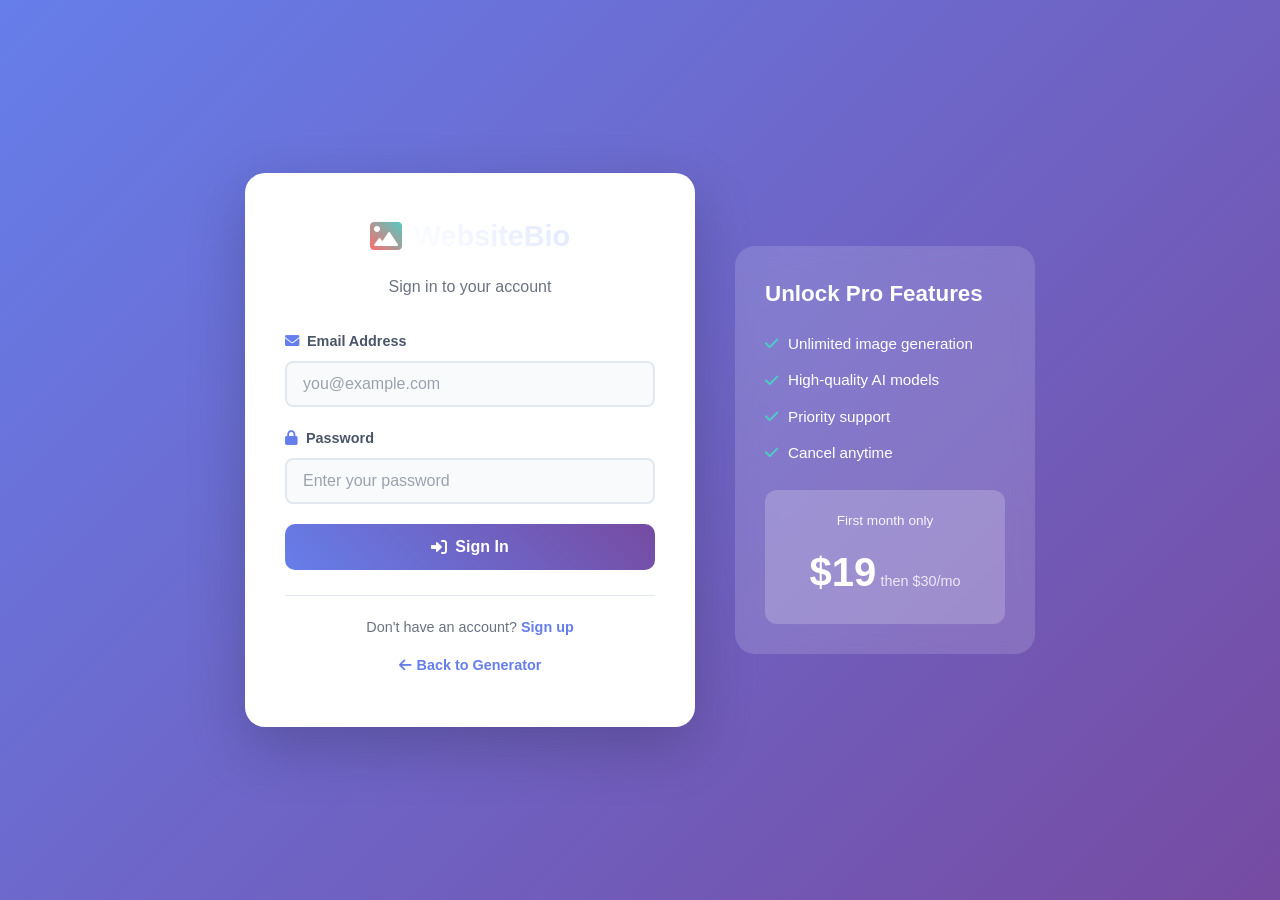
<file: login.html>
<!DOCTYPE html>
<html lang="en">
<head>
    <meta charset="UTF-8">
    <meta name="viewport" content="width=device-width, initial-scale=1.0">
    <title>Login - WebsiteBio AI Image Generator</title>
    <link rel="stylesheet" href="styles.css">
    <link rel="stylesheet" href="styles-auth.css">
    <link href="https://cdnjs.cloudflare.com/ajax/libs/font-awesome/6.0.0/css/all.min.css" rel="stylesheet">
</head>
<body>
    <div class="auth-container">
        <div class="auth-card">
            <div class="auth-header">
                <div class="logo">
                    <i class="fas fa-image"></i>
                    <h1>WebsiteBio</h1>
                </div>
                <p class="auth-subtitle">Sign in to your account</p>
            </div>

            <form id="loginForm" class="auth-form">
                <div class="form-group">
                    <label for="email">
                        <i class="fas fa-envelope"></i>
                        Email Address
                    </label>
                    <input 
                        type="email" 
                        id="email" 
                        name="email" 
                        required 
                        placeholder="you@example.com"
                        autocomplete="email"
                    >
                </div>

                <div class="form-group">
                    <label for="password">
                        <i class="fas fa-lock"></i>
                        Password
                    </label>
                    <input 
                        type="password" 
                        id="password" 
                        name="password" 
                        required 
                        placeholder="Enter your password"
                        autocomplete="current-password"
                    >
                </div>

                <div id="errorMessage" class="error-message" style="display: none;">
                    <i class="fas fa-exclamation-circle"></i>
                    <span></span>
                </div>

                <button type="submit" class="auth-btn" id="submitBtn">
                    <i class="fas fa-sign-in-alt"></i>
                    Sign In
                </button>
            </form>

            <div class="auth-footer">
                <p>Don't have an account? <a href="signup.html">Sign up</a></p>
                <p class="back-link"><a href="index.html"><i class="fas fa-arrow-left"></i> Back to Generator</a></p>
            </div>
        </div>

        <div class="auth-features">
            <h2>Unlock Pro Features</h2>
            <ul>
                <li><i class="fas fa-check"></i> Unlimited image generation</li>
                <li><i class="fas fa-check"></i> High-quality AI models</li>
                <li><i class="fas fa-check"></i> Priority support</li>
                <li><i class="fas fa-check"></i> Cancel anytime</li>
            </ul>
            <div class="pricing-highlight">
                <span class="price-label">First month only</span>
                <span class="price">$19</span>
                <span class="price-period">then $30/mo</span>
            </div>
        </div>
    </div>

    <script src="config.js"></script>
    <script src="auth.js"></script>
    <script>
        document.addEventListener('DOMContentLoaded', function() {
            const form = document.getElementById('loginForm');
            const errorDiv = document.getElementById('errorMessage');
            const submitBtn = document.getElementById('submitBtn');

            // Check if already logged in
            const session = localStorage.getItem('websitebio_session');
            if (session) {
                window.location.href = 'index.html';
                return;
            }

            form.addEventListener('submit', async function(e) {
                e.preventDefault();
                
                const email = document.getElementById('email').value.trim();
                const password = document.getElementById('password').value;

                // Clear previous errors
                hideError();

                // Validate
                if (!email || !password) {
                    showError('Please enter both email and password');
                    return;
                }

                // Show loading state
                submitBtn.disabled = true;
                submitBtn.innerHTML = '<i class="fas fa-spinner fa-spin"></i> Signing in...';

                try {
                    const response = await fetch('/api/auth/login', {
                        method: 'POST',
                        headers: {
                            'Content-Type': 'application/json'
                        },
                        body: JSON.stringify({ email, password })
                    });

                    const data = await response.json();

                    if (!response.ok) {
                        throw new Error(data.error || 'Login failed');
                    }

                    // Save session
                    localStorage.setItem('websitebio_session', JSON.stringify(data.session));
                    localStorage.setItem('websitebio_user', JSON.stringify(data.user));
                    localStorage.setItem('websitebio_subscription', JSON.stringify(data.subscription));

                    // Redirect to main page
                    window.location.href = 'index.html';

                } catch (error) {
                    showError(error.message);
                    submitBtn.disabled = false;
                    submitBtn.innerHTML = '<i class="fas fa-sign-in-alt"></i> Sign In';
                }
            });

            function showError(message) {
                const errorSpan = errorDiv.querySelector('span');
                errorSpan.textContent = message;
                errorDiv.style.display = 'flex';
            }

            function hideError() {
                errorDiv.style.display = 'none';
            }
        });
    </script>
</body>
</html>
</file>
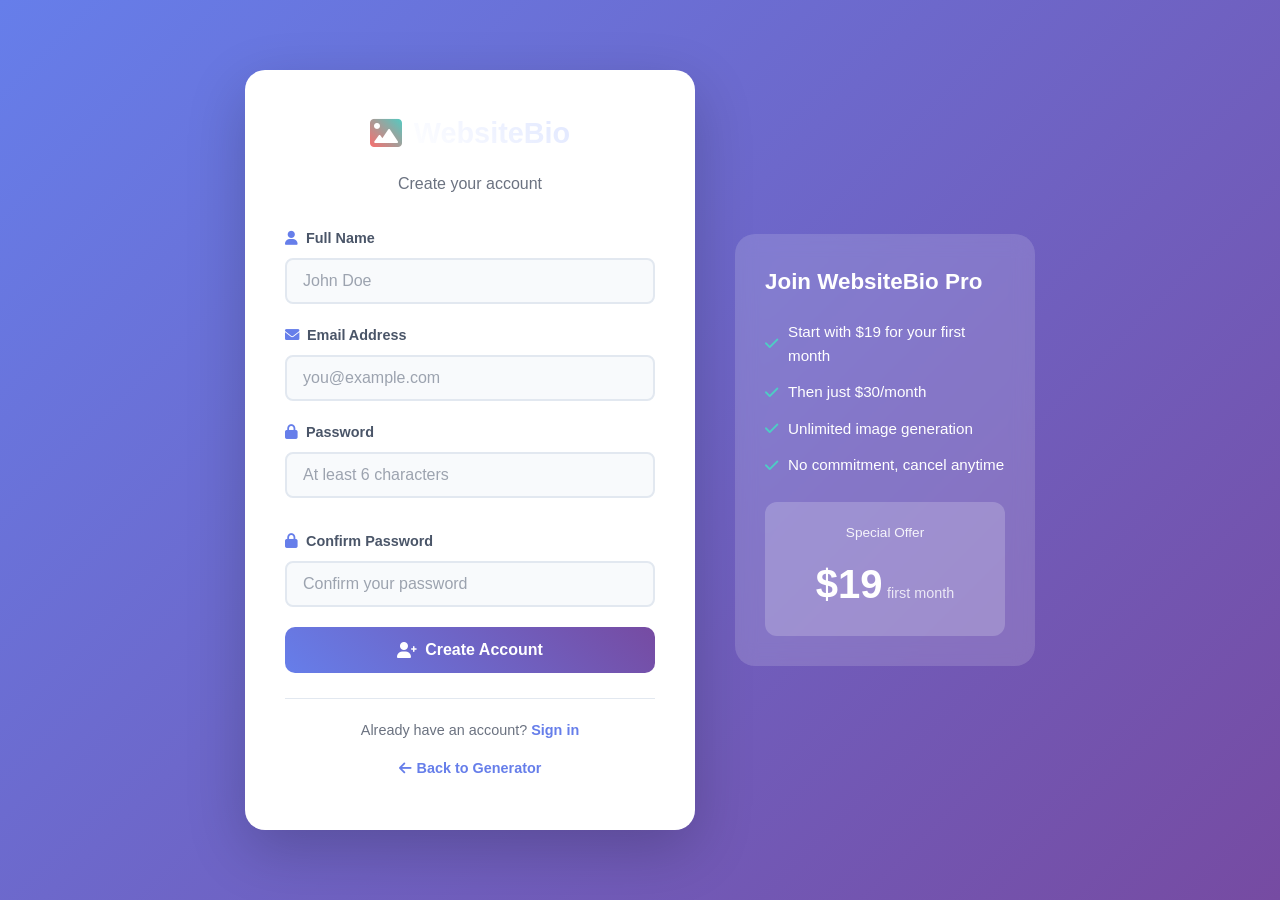
<file: signup.html>
<!DOCTYPE html>
<html lang="en">
<head>
    <meta charset="UTF-8">
    <meta name="viewport" content="width=device-width, initial-scale=1.0">
    <title>Sign Up - WebsiteBio AI Image Generator</title>
    <link rel="stylesheet" href="styles.css">
    <link rel="stylesheet" href="styles-auth.css">
    <link href="https://cdnjs.cloudflare.com/ajax/libs/font-awesome/6.0.0/css/all.min.css" rel="stylesheet">
</head>
<body>
    <div class="auth-container">
        <div class="auth-card">
            <div class="auth-header">
                <div class="logo">
                    <i class="fas fa-image"></i>
                    <h1>WebsiteBio</h1>
                </div>
                <p class="auth-subtitle">Create your account</p>
            </div>

            <form id="signupForm" class="auth-form">
                <div class="form-group">
                    <label for="fullName">
                        <i class="fas fa-user"></i>
                        Full Name
                    </label>
                    <input 
                        type="text" 
                        id="fullName" 
                        name="fullName" 
                        placeholder="John Doe"
                        autocomplete="name"
                    >
                </div>

                <div class="form-group">
                    <label for="email">
                        <i class="fas fa-envelope"></i>
                        Email Address
                    </label>
                    <input 
                        type="email" 
                        id="email" 
                        name="email" 
                        required 
                        placeholder="you@example.com"
                        autocomplete="email"
                    >
                </div>

                <div class="form-group">
                    <label for="password">
                        <i class="fas fa-lock"></i>
                        Password
                    </label>
                    <input 
                        type="password" 
                        id="password" 
                        name="password" 
                        required 
                        placeholder="At least 6 characters"
                        autocomplete="new-password"
                    >
                    <div class="password-strength" id="passwordStrength"></div>
                </div>

                <div class="form-group">
                    <label for="confirmPassword">
                        <i class="fas fa-lock"></i>
                        Confirm Password
                    </label>
                    <input 
                        type="password" 
                        id="confirmPassword" 
                        name="confirmPassword" 
                        required 
                        placeholder="Confirm your password"
                        autocomplete="new-password"
                    >
                </div>

                <div id="errorMessage" class="error-message" style="display: none;">
                    <i class="fas fa-exclamation-circle"></i>
                    <span></span>
                </div>

                <div id="successMessage" class="success-message" style="display: none;">
                    <i class="fas fa-check-circle"></i>
                    <span></span>
                </div>

                <button type="submit" class="auth-btn" id="submitBtn">
                    <i class="fas fa-user-plus"></i>
                    Create Account
                </button>
            </form>

            <div class="auth-footer">
                <p>Already have an account? <a href="login.html">Sign in</a></p>
                <p class="back-link"><a href="index.html"><i class="fas fa-arrow-left"></i> Back to Generator</a></p>
            </div>
        </div>

        <div class="auth-features">
            <h2>Join WebsiteBio Pro</h2>
            <ul>
                <li><i class="fas fa-check"></i> Start with $19 for your first month</li>
                <li><i class="fas fa-check"></i> Then just $30/month</li>
                <li><i class="fas fa-check"></i> Unlimited image generation</li>
                <li><i class="fas fa-check"></i> No commitment, cancel anytime</li>
            </ul>
            <div class="pricing-highlight">
                <span class="price-label">Special Offer</span>
                <span class="price">$19</span>
                <span class="price-period">first month</span>
            </div>
        </div>
    </div>

    <script src="config.js"></script>
    <script src="auth.js"></script>
    <script>
        document.addEventListener('DOMContentLoaded', function() {
            const form = document.getElementById('signupForm');
            const errorDiv = document.getElementById('errorMessage');
            const successDiv = document.getElementById('successMessage');
            const submitBtn = document.getElementById('submitBtn');
            const passwordInput = document.getElementById('password');
            const passwordStrength = document.getElementById('passwordStrength');

            // Check if already logged in
            const session = localStorage.getItem('websitebio_session');
            if (session) {
                window.location.href = 'index.html';
                return;
            }

            // Password strength indicator
            passwordInput.addEventListener('input', function() {
                const password = this.value;
                updatePasswordStrength(password);
            });

            function updatePasswordStrength(password) {
                let strength = 0;
                if (password.length >= 6) strength++;
                if (password.length >= 10) strength++;
                if (/[A-Z]/.test(password)) strength++;
                if (/[0-9]/.test(password)) strength++;
                if (/[^A-Za-z0-9]/.test(password)) strength++;

                const colors = ['#ef4444', '#f59e0b', '#eab308', '#22c55e', '#10b981'];
                const labels = ['Very Weak', 'Weak', 'Fair', 'Good', 'Strong'];
                
                passwordStrength.style.width = `${(strength / 5) * 100}%`;
                passwordStrength.style.backgroundColor = colors[Math.min(strength - 1, 4)] || colors[0];
                passwordStrength.style.opacity = password.length > 0 ? '1' : '0';
            }

            form.addEventListener('submit', async function(e) {
                e.preventDefault();
                
                const fullName = document.getElementById('fullName').value.trim();
                const email = document.getElementById('email').value.trim();
                const password = document.getElementById('password').value;
                const confirmPassword = document.getElementById('confirmPassword').value;

                // Clear previous messages
                hideError();
                hideSuccess();

                // Validate
                if (!email || !password) {
                    showError('Please fill in all required fields');
                    return;
                }

                if (password.length < 6) {
                    showError('Password must be at least 6 characters');
                    return;
                }

                if (password !== confirmPassword) {
                    showError('Passwords do not match');
                    return;
                }

                // Show loading state
                submitBtn.disabled = true;
                submitBtn.innerHTML = '<i class="fas fa-spinner fa-spin"></i> Creating account...';

                try {
                    const response = await fetch('/api/auth/signup', {
                        method: 'POST',
                        headers: {
                            'Content-Type': 'application/json'
                        },
                        body: JSON.stringify({ 
                            email, 
                            password,
                            fullName: fullName || null
                        })
                    });

                    const data = await response.json();

                    if (!response.ok) {
                        throw new Error(data.error || 'Signup failed');
                    }

                    // Show success and redirect to login
                    showSuccess('Account created! Redirecting to login...');
                    submitBtn.innerHTML = '<i class="fas fa-check"></i> Account Created';
                    
                    setTimeout(() => {
                        window.location.href = 'login.html?just_signed_up=true';
                    }, 2000);

                } catch (error) {
                    showError(error.message);
                    submitBtn.disabled = false;
                    submitBtn.innerHTML = '<i class="fas fa-user-plus"></i> Create Account';
                }
            });

            function showError(message) {
                const errorSpan = errorDiv.querySelector('span');
                errorSpan.textContent = message;
                errorDiv.style.display = 'flex';
                successDiv.style.display = 'none';
            }

            function hideError() {
                errorDiv.style.display = 'none';
            }

            function showSuccess(message) {
                const successSpan = successDiv.querySelector('span');
                successSpan.textContent = message;
                successDiv.style.display = 'flex';
                errorDiv.style.display = 'none';
            }

            function hideSuccess() {
                successDiv.style.display = 'none';
            }
        });
    </script>
</body>
</html>
</file>
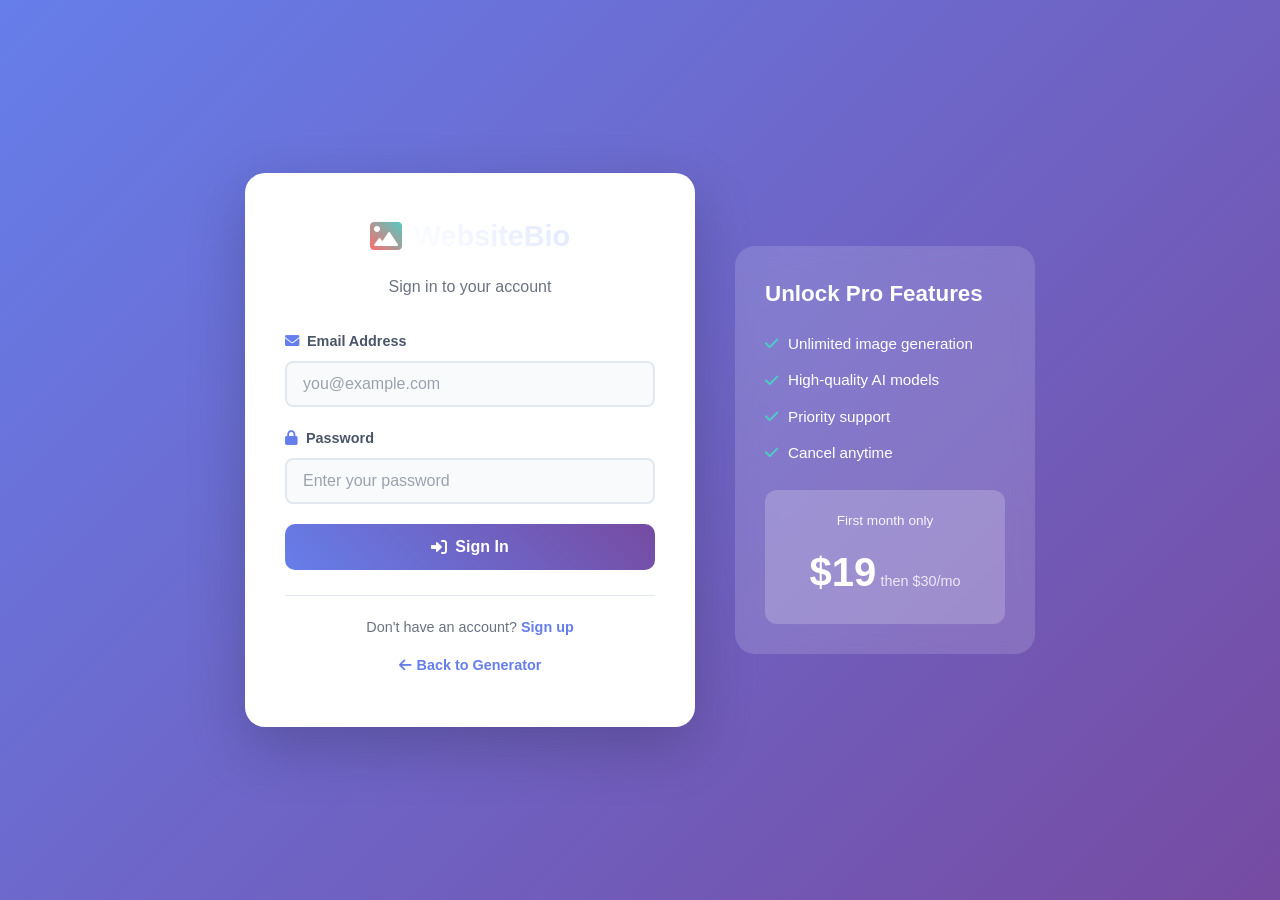
<file: subscription.html>
<!DOCTYPE html>
<html lang="en">
<head>
    <meta charset="UTF-8">
    <meta name="viewport" content="width=device-width, initial-scale=1.0">
    <title>Subscription - WebsiteBio AI Image Generator</title>
    <link rel="stylesheet" href="styles.css">
    <link rel="stylesheet" href="styles-subscription.css">
    <link href="https://cdnjs.cloudflare.com/ajax/libs/font-awesome/6.0.0/css/all.min.css" rel="stylesheet">
</head>
<body>
    <div class="container">
        <header class="header">
            <div class="logo">
                <i class="fas fa-image"></i>
                <h1>WebsiteBio</h1>
            </div>
            <div class="header-nav">
                <a href="index.html" class="nav-link"><i class="fas fa-home"></i> Home</a>
                <a href="#" id="logoutBtn" class="nav-link"><i class="fas fa-sign-out-alt"></i> Logout</a>
            </div>
        </header>

        <main class="main-content">
            <!-- User Info Section -->
            <section class="user-info-section">
                <div class="user-card">
                    <div class="user-avatar">
                        <i class="fas fa-user"></i>
                    </div>
                    <div class="user-details">
                        <h2 id="userEmail">Loading...</h2>
                        <p id="userName">Loading...</p>
                    </div>
                </div>
            </section>

            <!-- Subscription Status Section -->
            <section class="subscription-section">
                <div class="section-header">
                    <h2><i class="fas fa-credit-card"></i> Your Subscription</h2>
                </div>

                <div id="subscriptionLoading" class="loading-state">
                    <i class="fas fa-spinner fa-spin"></i>
                    <p>Loading subscription status...</p>
                </div>

                <div id="subscriptionContent" style="display: none;">
                    <!-- Active/Trial Subscription -->
                    <div id="activeSubscription" class="subscription-card active" style="display: none;">
                        <div class="subscription-status">
                            <span class="status-badge active"><i class="fas fa-check-circle"></i> Active</span>
                            <span class="status-badge trial" id="trialBadge" style="display: none;"><i class="fas fa-flask"></i> Trial</span>
                        </div>
                        
                        <div class="subscription-details">
                            <div class="detail-row">
                                <span class="detail-label">Plan</span>
                                <span class="detail-value">Pro Plan</span>
                            </div>
                            <div class="detail-row">
                                <span class="detail-label">Price</span>
                                <span class="detail-value">$30/month</span>
                            </div>
                            <div class="detail-row" id="firstMonthDiscount" style="display: none;">
                                <span class="detail-label">First Month</span>
                                <span class="detail-value discount">$19 (37% off)</span>
                            </div>
                            <div class="detail-row">
                                <span class="detail-label">Current Period</span>
                                <span class="detail-value" id="periodDates">-</span>
                            </div>
                            <div class="detail-row" id="cancelRow" style="display: none;">
                                <span class="detail-label">Status</span>
                                <span class="detail-value warning"><i class="fas fa-exclamation-triangle"></i> Canceling at period end</span>
                            </div>
                        </div>

                        <div class="subscription-actions">
                            <button class="btn btn-primary" id="manageBillingBtn">
                                <i class="fas fa-cog"></i> Manage Billing
                            </button>
                            <button class="btn btn-danger" id="cancelSubBtn">
                                <i class="fas fa-times"></i> Cancel Subscription
                            </button>
                        </div>
                    </div>

                    <!-- No Active Subscription -->
                    <div id="inactiveSubscription" class="subscription-card inactive" style="display: none;">
                        <div class="subscription-status">
                            <span class="status-badge inactive"><i class="fas fa-times-circle"></i> No Active Subscription</span>
                        </div>

                        <p class="upgrade-prompt">Upgrade to Pro to unlock unlimited image generation!</p>

                        <div class="pricing-box">
                            <div class="pricing-tier featured">
                                <span class="tier-name">Pro Plan</span>
                                <div class="tier-pricing">
                                    <span class="price">$19<span class="period">/first month</span></span>
                                    <span class="price-secondary">Then $30/month</span>
                                </div>
                                <ul class="tier-features">
                                    <li><i class="fas fa-check"></i> Unlimited image generation</li>
                                    <li><i class="fas fa-check"></i> High-quality AI models</li>
                                    <li><i class="fas fa-check"></i> Priority processing</li>
                                    <li><i class="fas fa-check"></i> Cancel anytime</li>
                                </ul>
                                <button class="btn btn-primary btn-large" id="subscribeBtn">
                                    <i class="fas fa-rocket"></i> Subscribe Now
                                </button>
                            </div>
                        </div>
                    </div>

                    <!-- Past Due -->
                    <div id="pastDueSubscription" class="subscription-card past-due" style="display: none;">
                        <div class="subscription-status">
                            <span class="status-badge danger"><i class="fas fa-exclamation-triangle"></i> Payment Past Due</span>
                        </div>
                        <p>Your payment failed. Please update your payment method to continue service.</p>
                        <button class="btn btn-primary" id="updatePaymentBtn">
                            <i class="fas fa-credit-card"></i> Update Payment
                        </button>
                    </div>
                </div>

                <div id="subscriptionError" class="error-state" style="display: none;">
                    <i class="fas fa-exclamation-triangle"></i>
                    <p>Failed to load subscription status</p>
                    <button class="btn btn-secondary" id="retryBtn">Retry</button>
                </div>
            </section>

            <!-- Payment History Section -->
            <section class="history-section" id="paymentHistorySection" style="display: none;">
                <div class="section-header">
                    <h2><i class="fas fa-history"></i> Payment History</h2>
                </div>
                <div class="history-table-container">
                    <table class="history-table">
                        <thead>
                            <tr>
                                <th>Date</th>
                                <th>Amount</th>
                                <th>Status</th>
                                <th>Invoice</th>
                            </tr>
                        </thead>
                        <tbody id="paymentHistoryBody">
                            <!-- Populated by JS -->
                        </tbody>
                    </table>
                </div>
                <div id="noPayments" class="empty-state" style="display: none;">
                    <i class="fas fa-receipt"></i>
                    <p>No payment history yet</p>
                </div>
            </section>
        </main>

        <footer class="footer">
            <p>© 2024 WebsiteBio. Powered by WhomeAI API.</p>
        </footer>
    </div>

    <!-- Cancel Confirmation Modal -->
    <div id="cancelModal" class="modal" style="display: none;">
        <div class="modal-content">
            <div class="modal-header">
                <h3>Cancel Subscription?</h3>
            </div>
            <div class="modal-body">
                <p>Choose how you want to cancel:</p>
                <div class="cancel-options">
                    <label class="cancel-option">
                        <input type="radio" name="cancelType" value="at_period_end" checked>
                        <span class="option-content">
                            <strong>Cancel at period end</strong>
                            <span>Continue access until <span id="periodEndDate"></span></span>
                        </span>
                    </label>
                    <label class="cancel-option">
                        <input type="radio" name="cancelType" value="immediate">
                        <span class="option-content">
                            <strong>Cancel immediately</strong>
                            <span>Lose access right away</span>
                        </span>
                    </label>
                </div>
            </div>
            <div class="modal-footer">
                <button class="btn btn-secondary" id="cancelModalClose">Keep Subscription</button>
                <button class="btn btn-danger" id="confirmCancelBtn">Confirm Cancellation</button>
            </div>
        </div>
    </div>

    <script src="config.js"></script>
    <script src="auth.js"></script>
    <script src="subscription.js"></script>
</body>
</html>
</file>
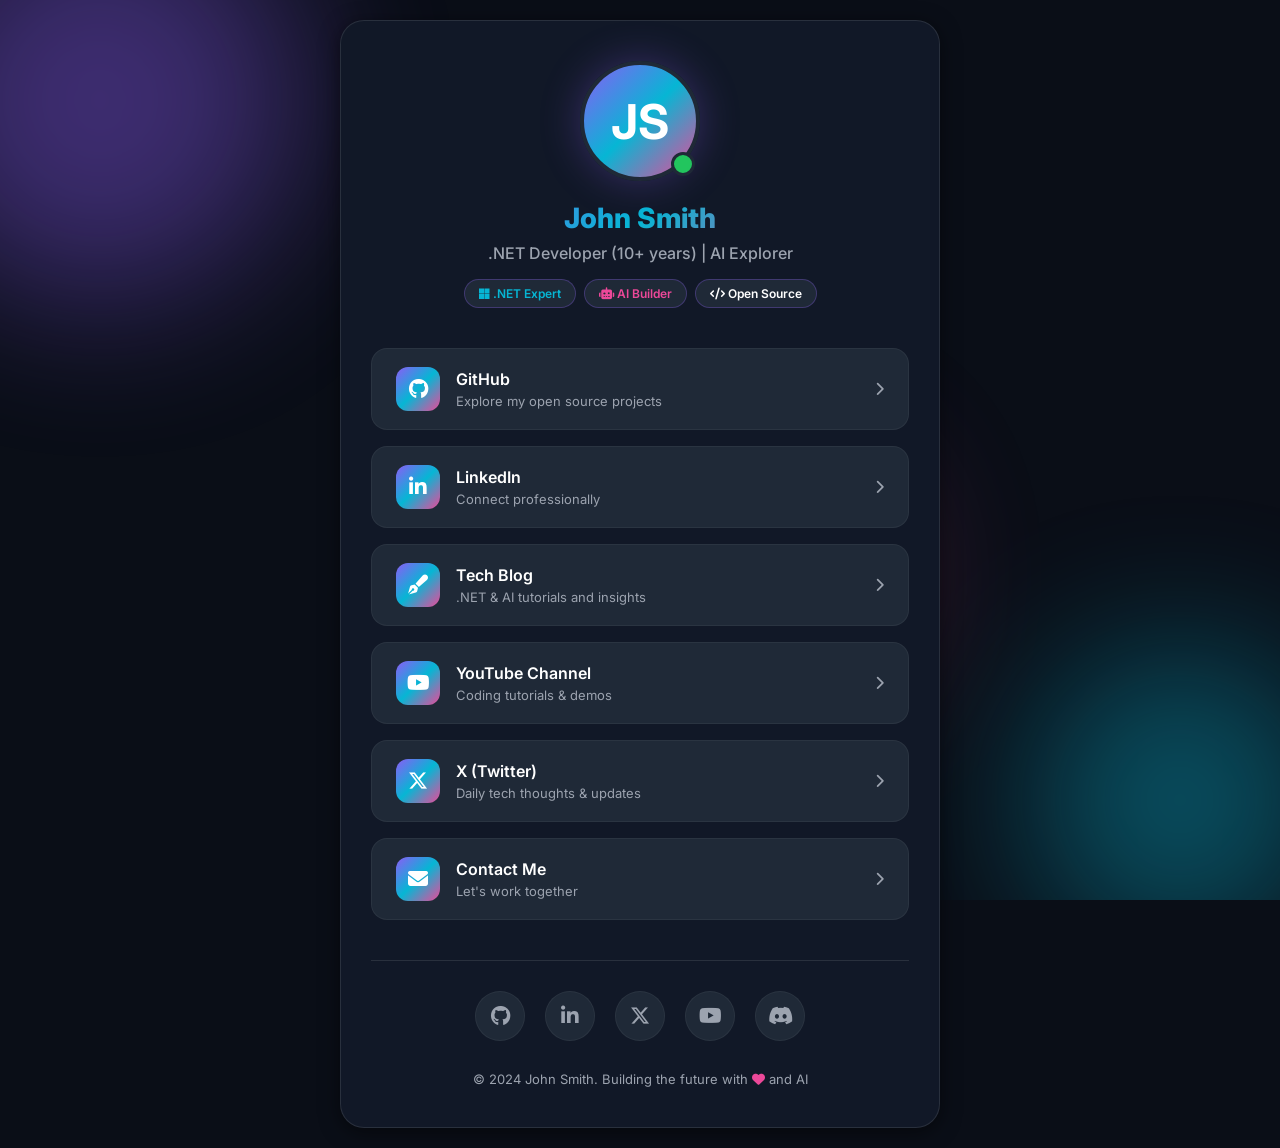
<file: websitebio/profile.html>
<!DOCTYPE html>
<html lang="en">
<head>
    <meta charset="UTF-8">
    <meta name="viewport" content="width=device-width, initial-scale=1.0">
    <title>John Smith | .NET Developer & AI Enthusiast</title>
    <meta name="description" content="10+ years .NET Developer transitioning into AI. Explore my projects, blog, and connect with me on social platforms.">
    <link rel="preconnect" href="https://fonts.googleapis.com">
    <link rel="preconnect" href="https://fonts.gstatic.com" crossorigin>
    <link href="https://fonts.googleapis.com/css2?family=Inter:wght@400;500;600;700;800&display=swap" rel="stylesheet">
    <link rel="stylesheet" href="https://cdnjs.cloudflare.com/ajax/libs/font-awesome/6.5.1/css/all.min.css">
    <style>
        * {
            margin: 0;
            padding: 0;
            box-sizing: border-box;
        }

        :root {
            --bg-primary: #0a0e17;
            --bg-secondary: #111827;
            --bg-card: #1f2937;
            --text-primary: #ffffff;
            --text-secondary: #9ca3af;
            --accent-primary: #8b5cf6;
            --accent-secondary: #06b6d4;
            --accent-tertiary: #ec4899;
            --gradient-main: linear-gradient(135deg, #8b5cf6 0%, #06b6d4 50%, #ec4899 100%);
            --gradient-hover: linear-gradient(135deg, #a78bfa 0%, #22d3ee 50%, #f472b6 100%);
            --shadow-glow: 0 0 40px rgba(139, 92, 246, 0.3);
            --shadow-card: 0 4px 20px rgba(0, 0, 0, 0.5);
        }

        body {
            font-family: 'Inter', -apple-system, BlinkMacSystemFont, sans-serif;
            background: var(--bg-primary);
            color: var(--text-primary);
            min-height: 100vh;
            display: flex;
            justify-content: center;
            align-items: center;
            padding: 20px;
            overflow-x: hidden;
        }

        .background-effects {
            position: fixed;
            top: 0;
            left: 0;
            width: 100%;
            height: 100%;
            pointer-events: none;
            z-index: 0;
            overflow: hidden;
        }

        .orb {
            position: absolute;
            border-radius: 50%;
            filter: blur(80px);
            opacity: 0.4;
            animation: float 20s ease-in-out infinite;
        }

        .orb-1 {
            width: 400px;
            height: 400px;
            background: var(--accent-primary);
            top: -100px;
            left: -100px;
            animation-delay: 0s;
        }

        .orb-2 {
            width: 300px;
            height: 300px;
            background: var(--accent-secondary);
            bottom: -50px;
            right: -50px;
            animation-delay: -5s;
        }

        .orb-3 {
            width: 250px;
            height: 250px;
            background: var(--accent-tertiary);
            top: 50%;
            left: 50%;
            animation-delay: -10s;
        }

        @keyframes float {
            0%, 100% {
                transform: translate(0, 0) scale(1);
            }
            25% {
                transform: translate(50px, -30px) scale(1.1);
            }
            50% {
                transform: translate(-30px, 50px) scale(0.9);
            }
            75% {
                transform: translate(-50px, -20px) scale(1.05);
            }
        }

        .container {
            max-width: 600px;
            width: 100%;
            position: relative;
            z-index: 1;
        }

        .profile-card {
            background: var(--bg-secondary);
            border-radius: 24px;
            padding: 40px 30px;
            box-shadow: var(--shadow-card);
            border: 1px solid rgba(255, 255, 255, 0.1);
            backdrop-filter: blur(10px);
        }

        .profile-header {
            text-align: center;
            margin-bottom: 40px;
            animation: fadeInDown 0.8s ease-out;
        }

        @keyframes fadeInDown {
            from {
                opacity: 0;
                transform: translateY(-20px);
            }
            to {
                opacity: 1;
                transform: translateY(0);
            }
        }

        .profile-image-container {
            width: 120px;
            height: 120px;
            margin: 0 auto 20px;
            position: relative;
        }

        .profile-image {
            width: 100%;
            height: 100%;
            border-radius: 50%;
            background: var(--gradient-main);
            display: flex;
            align-items: center;
            justify-content: center;
            font-size: 48px;
            font-weight: 700;
            color: white;
            box-shadow: var(--shadow-glow);
            border: 4px solid var(--bg-card);
            transition: transform 0.3s ease, box-shadow 0.3s ease;
        }

        .profile-image:hover {
            transform: scale(1.05);
            box-shadow: 0 0 60px rgba(139, 92, 246, 0.5);
        }

        .status-badge {
            position: absolute;
            bottom: 5px;
            right: 5px;
            width: 24px;
            height: 24px;
            background: #22c55e;
            border: 3px solid var(--bg-card);
            border-radius: 50%;
            animation: pulse 2s ease-in-out infinite;
        }

        @keyframes pulse {
            0%, 100% {
                box-shadow: 0 0 0 0 rgba(34, 197, 94, 0.7);
            }
            50% {
                box-shadow: 0 0 0 10px rgba(34, 197, 94, 0);
            }
        }

        .profile-name {
            font-size: 28px;
            font-weight: 800;
            margin-bottom: 8px;
            background: var(--gradient-main);
            -webkit-background-clip: text;
            -webkit-text-fill-color: transparent;
            background-clip: text;
        }

        .profile-title {
            font-size: 16px;
            color: var(--text-secondary);
            margin-bottom: 16px;
            font-weight: 500;
        }

        .profile-badges {
            display: flex;
            justify-content: center;
            gap: 8px;
            flex-wrap: wrap;
        }

        .badge {
            background: var(--bg-card);
            padding: 6px 14px;
            border-radius: 20px;
            font-size: 12px;
            font-weight: 600;
            border: 1px solid rgba(139, 92, 246, 0.3);
            transition: all 0.3s ease;
        }

        .badge:hover {
            border-color: var(--accent-primary);
            transform: translateY(-2px);
            box-shadow: 0 4px 12px rgba(139, 92, 246, 0.3);
        }

        .badge-net {
            color: var(--accent-secondary);
        }

        .badge-ai {
            color: var(--accent-tertiary);
        }

        .links-container {
            display: flex;
            flex-direction: column;
            gap: 16px;
        }

        .link-card {
            display: flex;
            align-items: center;
            padding: 18px 24px;
            background: var(--bg-card);
            border-radius: 16px;
            text-decoration: none;
            color: var(--text-primary);
            border: 1px solid rgba(255, 255, 255, 0.05);
            transition: all 0.3s ease;
            position: relative;
            overflow: hidden;
            animation: fadeInUp 0.6s ease-out backwards;
        }

        @keyframes fadeInUp {
            from {
                opacity: 0;
                transform: translateY(20px);
            }
            to {
                opacity: 1;
                transform: translateY(0);
            }
        }

        .link-card::before {
            content: '';
            position: absolute;
            top: 0;
            left: 0;
            width: 4px;
            height: 100%;
            background: var(--gradient-main);
            opacity: 0;
            transition: opacity 0.3s ease;
        }

        .link-card:hover {
            transform: translateY(-4px) scale(1.02);
            border-color: var(--accent-primary);
            box-shadow: 0 8px 30px rgba(139, 92, 246, 0.2);
        }

        .link-card:hover::before {
            opacity: 1;
        }

        .link-card:nth-child(1) { animation-delay: 0.1s; }
        .link-card:nth-child(2) { animation-delay: 0.2s; }
        .link-card:nth-child(3) { animation-delay: 0.3s; }
        .link-card:nth-child(4) { animation-delay: 0.4s; }
        .link-card:nth-child(5) { animation-delay: 0.5s; }
        .link-card:nth-child(6) { animation-delay: 0.6s; }

        .link-icon {
            width: 44px;
            height: 44px;
            background: var(--gradient-main);
            border-radius: 12px;
            display: flex;
            align-items: center;
            justify-content: center;
            font-size: 20px;
            margin-right: 16px;
            flex-shrink: 0;
        }

        .link-content {
            flex: 1;
        }

        .link-title {
            font-size: 16px;
            font-weight: 600;
            margin-bottom: 4px;
        }

        .link-description {
            font-size: 13px;
            color: var(--text-secondary);
        }

        .link-arrow {
            font-size: 14px;
            color: var(--text-secondary);
            transition: all 0.3s ease;
        }

        .link-card:hover .link-arrow {
            transform: translateX(4px);
            color: var(--accent-primary);
        }

        .social-links {
            display: flex;
            justify-content: center;
            gap: 20px;
            margin-top: 40px;
            padding-top: 30px;
            border-top: 1px solid rgba(255, 255, 255, 0.1);
            animation: fadeIn 1s ease-out 0.5s backwards;
        }

        @keyframes fadeIn {
            from {
                opacity: 0;
            }
            to {
                opacity: 1;
            }
        }

        .social-link {
            width: 50px;
            height: 50px;
            background: var(--bg-card);
            border-radius: 50%;
            display: flex;
            align-items: center;
            justify-content: center;
            text-decoration: none;
            color: var(--text-secondary);
            font-size: 20px;
            border: 1px solid rgba(255, 255, 255, 0.05);
            transition: all 0.3s ease;
        }

        .social-link:hover {
            background: var(--gradient-main);
            color: white;
            transform: translateY(-4px);
            box-shadow: 0 8px 20px rgba(139, 92, 246, 0.4);
        }

        .footer {
            text-align: center;
            margin-top: 30px;
            color: var(--text-secondary);
            font-size: 13px;
            animation: fadeIn 1s ease-out 0.7s backwards;
        }

        .footer a {
            color: var(--accent-primary);
            text-decoration: none;
            transition: color 0.3s ease;
        }

        .footer a:hover {
            color: var(--accent-secondary);
        }

        /* High Contrast Focus States for Accessibility */
        .link-card:focus-visible,
        .social-link:focus-visible {
            outline: 3px solid var(--accent-primary);
            outline-offset: 3px;
        }

        /* Responsive Design */
        @media (max-width: 480px) {
            body {
                padding: 12px;
            }

            .profile-card {
                padding: 30px 20px;
                border-radius: 20px;
            }

            .profile-name {
                font-size: 24px;
            }

            .profile-title {
                font-size: 14px;
            }

            .link-card {
                padding: 16px 18px;
            }

            .link-icon {
                width: 40px;
                height: 40px;
                font-size: 18px;
            }

            .link-title {
                font-size: 15px;
            }

            .social-links {
                gap: 15px;
            }

            .social-link {
                width: 45px;
                height: 45px;
                font-size: 18px;
            }
        }

        /* Reduced Motion for Accessibility */
        @media (prefers-reduced-motion: reduce) {
            * {
                animation-duration: 0.01ms !important;
                animation-iteration-count: 1 !important;
                transition-duration: 0.01ms !important;
            }
        }
    </style>
</head>
<body>
    <!-- Background Effects -->
    <div class="background-effects">
        <div class="orb orb-1"></div>
        <div class="orb orb-2"></div>
        <div class="orb orb-3"></div>
    </div>

    <div class="container">
        <div class="profile-card">
            <!-- Profile Header -->
            <header class="profile-header">
                <div class="profile-image-container">
                    <div class="profile-image">JS</div>
                    <div class="status-badge"></div>
                </div>
                <h1 class="profile-name">John Smith</h1>
                <p class="profile-title">.NET Developer (10+ years) | AI Explorer</p>
                <div class="profile-badges">
                    <span class="badge badge-net"><i class="fab fa-microsoft"></i> .NET Expert</span>
                    <span class="badge badge-ai"><i class="fas fa-robot"></i> AI Builder</span>
                    <span class="badge"><i class="fas fa-code"></i> Open Source</span>
                </div>
            </header>

            <!-- Links -->
            <div class="links-container">
                <a href="https://github.com/yourusername" target="_blank" rel="noopener noreferrer" class="link-card">
                    <div class="link-icon">
                        <i class="fab fa-github"></i>
                    </div>
                    <div class="link-content">
                        <div class="link-title">GitHub</div>
                        <div class="link-description">Explore my open source projects</div>
                    </div>
                    <i class="fas fa-chevron-right link-arrow"></i>
                </a>

                <a href="https://linkedin.com/in/yourusername" target="_blank" rel="noopener noreferrer" class="link-card">
                    <div class="link-icon">
                        <i class="fab fa-linkedin-in"></i>
                    </div>
                    <div class="link-content">
                        <div class="link-title">LinkedIn</div>
                        <div class="link-description">Connect professionally</div>
                    </div>
                    <i class="fas fa-chevron-right link-arrow"></i>
                </a>

                <a href="https://yourblog.com" target="_blank" rel="noopener noreferrer" class="link-card">
                    <div class="link-icon">
                        <i class="fas fa-pen-fancy"></i>
                    </div>
                    <div class="link-content">
                        <div class="link-title">Tech Blog</div>
                        <div class="link-description">.NET & AI tutorials and insights</div>
                    </div>
                    <i class="fas fa-chevron-right link-arrow"></i>
                </a>

                <a href="https://youtube.com/yourchannel" target="_blank" rel="noopener noreferrer" class="link-card">
                    <div class="link-icon">
                        <i class="fab fa-youtube"></i>
                    </div>
                    <div class="link-content">
                        <div class="link-title">YouTube Channel</div>
                        <div class="link-description">Coding tutorials & demos</div>
                    </div>
                    <i class="fas fa-chevron-right link-arrow"></i>
                </a>

                <a href="https://twitter.com/yourusername" target="_blank" rel="noopener noreferrer" class="link-card">
                    <div class="link-icon">
                        <i class="fab fa-x-twitter"></i>
                    </div>
                    <div class="link-content">
                        <div class="link-title">X (Twitter)</div>
                        <div class="link-description">Daily tech thoughts & updates</div>
                    </div>
                    <i class="fas fa-chevron-right link-arrow"></i>
                </a>

                <a href="mailto:john@example.com" class="link-card">
                    <div class="link-icon">
                        <i class="fas fa-envelope"></i>
                    </div>
                    <div class="link-content">
                        <div class="link-title">Contact Me</div>
                        <div class="link-description">Let's work together</div>
                    </div>
                    <i class="fas fa-chevron-right link-arrow"></i>
                </a>
            </div>

            <!-- Social Links -->
            <div class="social-links">
                <a href="https://github.com/yourusername" target="_blank" rel="noopener noreferrer" class="social-link" aria-label="GitHub">
                    <i class="fab fa-github"></i>
                </a>
                <a href="https://linkedin.com/in/yourusername" target="_blank" rel="noopener noreferrer" class="social-link" aria-label="LinkedIn">
                    <i class="fab fa-linkedin-in"></i>
                </a>
                <a href="https://twitter.com/yourusername" target="_blank" rel="noopener noreferrer" class="social-link" aria-label="X (Twitter)">
                    <i class="fab fa-x-twitter"></i>
                </a>
                <a href="https://youtube.com/yourchannel" target="_blank" rel="noopener noreferrer" class="social-link" aria-label="YouTube">
                    <i class="fab fa-youtube"></i>
                </a>
                <a href="https://discord.gg/yourserver" target="_blank" rel="noopener noreferrer" class="social-link" aria-label="Discord">
                    <i class="fab fa-discord"></i>
                </a>
            </div>

            <!-- Footer -->
            <footer class="footer">
                <p>© 2024 John Smith. Building the future with <i class="fas fa-heart" style="color: var(--accent-tertiary);"></i> and AI</p>
            </footer>
        </div>
    </div>
</body>
</html>
</file>
<file: styles.css>
/* Reset and Base Styles */
* {
    margin: 0;
    padding: 0;
    box-sizing: border-box;
}

body {
    font-family: 'Segoe UI', Tahoma, Geneva, Verdana, sans-serif;
    line-height: 1.6;
    color: #333;
    background: linear-gradient(135deg, #667eea 0%, #764ba2 100%);
    min-height: 100vh;
}

.container {
    max-width: 1200px;
    margin: 0 auto;
    padding: 20px;
    min-height: 100vh;
    display: flex;
    flex-direction: column;
}

/* Header Styles */
.header {
    text-align: center;
    margin-bottom: 40px;
    color: white;
}

.logo {
    display: flex;
    align-items: center;
    justify-content: center;
    gap: 15px;
    margin-bottom: 10px;
}

.logo i {
    font-size: 2.5rem;
    background: linear-gradient(45deg, #ff6b6b, #4ecdc4);
    -webkit-background-clip: text;
    -webkit-text-fill-color: transparent;
    background-clip: text;
}

.logo h1 {
    font-size: 2.5rem;
    font-weight: 700;
    background: linear-gradient(45deg, #fff, #e0e7ff);
    -webkit-background-clip: text;
    -webkit-text-fill-color: transparent;
    background-clip: text;
}

.subtitle {
    font-size: 1.1rem;
    opacity: 0.9;
    font-weight: 300;
}

/* Main Content */
.main-content {
    flex: 1;
    background: white;
    border-radius: 20px;
    box-shadow: 0 20px 40px rgba(0, 0, 0, 0.1);
    padding: 40px;
    backdrop-filter: blur(10px);
}

/* Prompt Section */
.prompt-section {
    margin-bottom: 40px;
}

.prompt-label {
    display: flex;
    align-items: center;
    gap: 10px;
    font-size: 1.1rem;
    font-weight: 600;
    color: #4c51bf;
    margin-bottom: 15px;
}

.prompt-label i {
    color: #667eea;
}

.prompt-input-wrapper {
    display: flex;
    gap: 15px;
    align-items: flex-end;
}

.prompt-input {
    flex: 1;
    padding: 15px 20px;
    border: 2px solid #e2e8f0;
    border-radius: 12px;
    font-size: 1rem;
    font-family: inherit;
    resize: vertical;
    min-height: 80px;
    transition: all 0.3s ease;
    background: #f8fafc;
}

.prompt-input:focus {
    outline: none;
    border-color: #667eea;
    background: white;
    box-shadow: 0 0 0 3px rgba(102, 126, 234, 0.1);
}

.generate-btn {
    background: linear-gradient(45deg, #667eea, #764ba2);
    color: white;
    border: none;
    padding: 15px 25px;
    border-radius: 12px;
    font-size: 1rem;
    font-weight: 600;
    cursor: pointer;
    transition: all 0.3s ease;
    display: flex;
    align-items: center;
    gap: 8px;
    white-space: nowrap;
    min-height: 54px;
}

.generate-btn:hover {
    transform: translateY(-2px);
    box-shadow: 0 10px 20px rgba(102, 126, 234, 0.3);
}

.generate-btn:disabled {
    opacity: 0.6;
    cursor: not-allowed;
    transform: none;
    box-shadow: none;
}

/* Settings Section */
.settings-section {
    margin-bottom: 40px;
    background: #f8fafc;
    padding: 30px;
    border-radius: 16px;
    border: 1px solid #e2e8f0;
}

.settings-section h3 {
    display: flex;
    align-items: center;
    gap: 10px;
    font-size: 1.3rem;
    color: #4c51bf;
    margin-bottom: 25px;
}

.settings-grid {
    display: grid;
    grid-template-columns: repeat(auto-fit, minmax(250px, 1fr));
    gap: 20px;
}

.setting-group {
    display: flex;
    flex-direction: column;
    gap: 8px;
}

.setting-group label {
    font-weight: 600;
    color: #4a5568;
    font-size: 0.9rem;
}

.setting-select,
.setting-input {
    padding: 12px 16px;
    border: 2px solid #e2e8f0;
    border-radius: 8px;
    font-size: 1rem;
    background: white;
    transition: all 0.3s ease;
}

.setting-select:focus,
.setting-input:focus {
    outline: none;
    border-color: #667eea;
    box-shadow: 0 0 0 3px rgba(102, 126, 234, 0.1);
}

/* Loading Section */
.loading-section {
    text-align: center;
    padding: 60px 20px;
    background: #f8fafc;
    border-radius: 16px;
    margin-bottom: 40px;
}

.loading-spinner i {
    font-size: 3rem;
    color: #667eea;
    margin-bottom: 20px;
}

.loading-text {
    font-size: 1.2rem;
    color: #4a5568;
    margin-bottom: 30px;
}

.progress-bar {
    width: 100%;
    max-width: 300px;
    height: 6px;
    background: #e2e8f0;
    border-radius: 3px;
    margin: 0 auto;
    overflow: hidden;
}

.progress-fill {
    height: 100%;
    background: linear-gradient(45deg, #667eea, #764ba2);
    border-radius: 3px;
    animation: progress 2s ease-in-out infinite;
}

@keyframes progress {
    0% { width: 0%; }
    50% { width: 70%; }
    100% { width: 100%; }
}

/* Error Section */
.error-section {
    text-align: center;
    padding: 60px 20px;
    background: #fef2f2;
    border: 1px solid #fecaca;
    border-radius: 16px;
    margin-bottom: 40px;
}

.error-container i {
    font-size: 3rem;
    color: #ef4444;
    margin-bottom: 20px;
}

.error-container h3 {
    font-size: 1.5rem;
    color: #dc2626;
    margin-bottom: 15px;
}

.error-container p {
    color: #7f1d1d;
    margin-bottom: 25px;
    font-size: 1.1rem;
}

.retry-btn {
    background: #ef4444;
    color: white;
    border: none;
    padding: 12px 24px;
    border-radius: 8px;
    font-weight: 600;
    cursor: pointer;
    transition: all 0.3s ease;
    display: inline-flex;
    align-items: center;
    gap: 8px;
}

.retry-btn:hover {
    background: #dc2626;
    transform: translateY(-1px);
}

/* Gallery Section */
.gallery-section h3 {
    display: flex;
    align-items: center;
    gap: 10px;
    font-size: 1.3rem;
    color: #4c51bf;
    margin-bottom: 25px;
}

.gallery-placeholder {
    text-align: center;
    padding: 80px 20px;
    color: #9ca3af;
    border: 2px dashed #d1d5db;
    border-radius: 12px;
}

.gallery-placeholder i {
    font-size: 4rem;
    margin-bottom: 20px;
    color: #d1d5db;
}

.gallery-placeholder p {
    font-size: 1.1rem;
}

/* Image Gallery */
.image-gallery {
    display: grid;
    grid-template-columns: repeat(auto-fill, minmax(300px, 1fr));
    gap: 20px;
    margin-top: 20px;
}

.image-card {
    background: white;
    border-radius: 12px;
    overflow: hidden;
    box-shadow: 0 4px 6px rgba(0, 0, 0, 0.1);
    transition: all 0.3s ease;
    border: 1px solid #e2e8f0;
}

.image-card:hover {
    transform: translateY(-4px);
    box-shadow: 0 12px 24px rgba(0, 0, 0, 0.15);
}

.image-container {
    position: relative;
    width: 100%;
    height: 250px;
    overflow: hidden;
    background: #f3f4f6;
    display: flex;
    align-items: center;
    justify-content: center;
}

.image-container img {
    width: 100%;
    height: 100%;
    object-fit: cover;
    cursor: pointer;
    transition: transform 0.3s ease;
}

.image-container img:hover {
    transform: scale(1.05);
}

.image-info {
    padding: 20px;
}

.revised-prompt {
    font-size: 0.9rem;
    color: #6b7280;
    line-height: 1.5;
    margin-bottom: 15px;
}

.image-actions {
    display: flex;
    gap: 10px;
    justify-content: flex-end;
}

.action-btn {
    background: #f3f4f6;
    border: 1px solid #d1d5db;
    color: #374151;
    padding: 8px 12px;
    border-radius: 6px;
    font-size: 0.85rem;
    cursor: pointer;
    transition: all 0.3s ease;
    display: inline-flex;
    align-items: center;
    gap: 6px;
}

.action-btn:hover {
    background: #e5e7eb;
    border-color: #9ca3af;
}

/* Modal Styles */
.modal {
    position: fixed;
    top: 0;
    left: 0;
    width: 100%;
    height: 100%;
    background: rgba(0, 0, 0, 0.8);
    display: flex;
    align-items: center;
    justify-content: center;
    z-index: 1000;
    padding: 20px;
}

.modal-content {
    background: white;
    border-radius: 16px;
    max-width: 90vw;
    max-height: 90vh;
    overflow: hidden;
    display: flex;
    flex-direction: column;
    position: relative;
}

.modal-close {
    position: absolute;
    top: 15px;
    right: 20px;
    font-size: 2rem;
    color: white;
    cursor: pointer;
    z-index: 1001;
    width: 40px;
    height: 40px;
    display: flex;
    align-items: center;
    justify-content: center;
    background: rgba(0, 0, 0, 0.5);
    border-radius: 50%;
    transition: all 0.3s ease;
}

.modal-close:hover {
    background: rgba(0, 0, 0, 0.7);
    transform: scale(1.1);
}

#modalImage {
    max-width: 100%;
    max-height: 70vh;
    object-fit: contain;
}

.modal-info {
    padding: 20px;
    background: #f8fafc;
}

.modal-info h4 {
    margin-bottom: 10px;
    color: #4c51bf;
}

.modal-info p {
    color: #6b7280;
    line-height: 1.5;
    margin-bottom: 20px;
}

.modal-actions {
    display: flex;
    gap: 10px;
}

.download-btn {
    background: #10b981;
    color: white;
    border: none;
    padding: 12px 20px;
    border-radius: 8px;
    font-weight: 600;
    cursor: pointer;
    transition: all 0.3s ease;
    display: inline-flex;
    align-items: center;
    gap: 8px;
}

.download-btn:hover {
    background: #059669;
    transform: translateY(-1px);
}

/* Footer */
.footer {
    text-align: center;
    padding: 30px 0;
    color: rgba(255, 255, 255, 0.8);
    font-size: 0.9rem;
}

/* Responsive Design */
@media (max-width: 768px) {
    .container {
        padding: 15px;
    }
    
    .main-content {
        padding: 20px;
    }
    
    .logo h1 {
        font-size: 2rem;
    }
    
    .prompt-input-wrapper {
        flex-direction: column;
        align-items: stretch;
    }
    
    .generate-btn {
        justify-content: center;
        min-height: 48px;
    }
    
    .settings-grid {
        grid-template-columns: 1fr;
    }
    
    .image-gallery {
        grid-template-columns: 1fr;
    }
    
    .modal-content {
        margin: 10px;
        max-width: calc(100vw - 20px);
        max-height: calc(100vh - 20px);
    }
    
    .modal-actions {
        flex-direction: column;
    }
}

@media (max-width: 480px) {
    .logo {
        flex-direction: column;
        gap: 10px;
    }
    
    .logo h1 {
        font-size: 1.8rem;
    }
    
    .image-actions {
        flex-direction: column;
    }
}

/* Animation Classes */
.fade-in {
    animation: fadeIn 0.5s ease-in;
}

@keyframes fadeIn {
    from { opacity: 0; transform: translateY(20px); }
    to { opacity: 1; transform: translateY(0); }
}

.slide-up {
    animation: slideUp 0.3s ease-out;
}

@keyframes slideUp {
    from { transform: translateY(30px); opacity: 0; }
    to { transform: translateY(0); opacity: 1; }
}
</file>
<file: styles-auth.css>
/* Authentication Pages Styles */

.auth-container {
    min-height: 100vh;
    display: flex;
    align-items: center;
    justify-content: center;
    padding: 20px;
    background: linear-gradient(135deg, #667eea 0%, #764ba2 100%);
}

.auth-card {
    background: white;
    border-radius: 20px;
    box-shadow: 0 20px 60px rgba(0, 0, 0, 0.2);
    padding: 40px;
    width: 100%;
    max-width: 450px;
    margin-right: 40px;
}

.auth-header {
    text-align: center;
    margin-bottom: 30px;
}

.auth-header .logo {
    display: flex;
    align-items: center;
    justify-content: center;
    gap: 12px;
    margin-bottom: 15px;
}

.auth-header .logo i {
    font-size: 2rem;
    background: linear-gradient(45deg, #ff6b6b, #4ecdc4);
    -webkit-background-clip: text;
    -webkit-text-fill-color: transparent;
    background-clip: text;
}

.auth-header .logo h1 {
    font-size: 1.8rem;
    font-weight: 700;
    color: #4c51bf;
}

.auth-subtitle {
    color: #6b7280;
    font-size: 1rem;
}

/* Form Styles */
.auth-form .form-group {
    margin-bottom: 20px;
}

.auth-form label {
    display: flex;
    align-items: center;
    gap: 8px;
    font-weight: 600;
    color: #4a5568;
    margin-bottom: 8px;
    font-size: 0.9rem;
}

.auth-form label i {
    color: #667eea;
}

.auth-form input {
    width: 100%;
    padding: 12px 16px;
    border: 2px solid #e2e8f0;
    border-radius: 8px;
    font-size: 1rem;
    transition: all 0.3s ease;
    background: #f8fafc;
}

.auth-form input:focus {
    outline: none;
    border-color: #667eea;
    background: white;
    box-shadow: 0 0 0 3px rgba(102, 126, 234, 0.1);
}

.auth-form input::placeholder {
    color: #9ca3af;
}

/* Password Strength */
.password-strength {
    height: 4px;
    background: #e2e8f0;
    border-radius: 2px;
    margin-top: 8px;
    transition: all 0.3s ease;
    width: 0;
}

/* Error & Success Messages */
.error-message,
.success-message {
    display: flex;
    align-items: center;
    gap: 10px;
    padding: 12px 16px;
    border-radius: 8px;
    margin-bottom: 20px;
    font-size: 0.9rem;
}

.error-message {
    background: #fef2f2;
    color: #dc2626;
    border: 1px solid #fecaca;
}

.error-message i {
    font-size: 1.1rem;
}

.success-message {
    background: #f0fdf4;
    color: #16a34a;
    border: 1px solid #bbf7d0;
}

.success-message i {
    font-size: 1.1rem;
}

/* Submit Button */
.auth-btn {
    width: 100%;
    padding: 14px 24px;
    background: linear-gradient(45deg, #667eea, #764ba2);
    color: white;
    border: none;
    border-radius: 10px;
    font-size: 1rem;
    font-weight: 600;
    cursor: pointer;
    transition: all 0.3s ease;
    display: flex;
    align-items: center;
    justify-content: center;
    gap: 8px;
}

.auth-btn:hover:not(:disabled) {
    transform: translateY(-2px);
    box-shadow: 0 8px 20px rgba(102, 126, 234, 0.4);
}

.auth-btn:disabled {
    opacity: 0.7;
    cursor: not-allowed;
}

/* Footer Links */
.auth-footer {
    text-align: center;
    margin-top: 25px;
    padding-top: 20px;
    border-top: 1px solid #e2e8f0;
}

.auth-footer p {
    color: #6b7280;
    font-size: 0.9rem;
    margin-bottom: 10px;
}

.auth-footer a {
    color: #667eea;
    text-decoration: none;
    font-weight: 600;
}

.auth-footer a:hover {
    text-decoration: underline;
}

.back-link {
    margin-top: 15px !important;
}

.back-link a {
    display: inline-flex;
    align-items: center;
    gap: 5px;
}

/* Features Sidebar */
.auth-features {
    background: rgba(255, 255, 255, 0.15);
    backdrop-filter: blur(10px);
    border-radius: 20px;
    padding: 30px;
    width: 300px;
    color: white;
}

.auth-features h2 {
    font-size: 1.4rem;
    margin-bottom: 20px;
}

.auth-features ul {
    list-style: none;
    margin-bottom: 25px;
}

.auth-features li {
    display: flex;
    align-items: center;
    gap: 10px;
    margin-bottom: 12px;
    font-size: 0.95rem;
}

.auth-features li i {
    color: #4ecdc4;
}

.pricing-highlight {
    background: rgba(255, 255, 255, 0.2);
    border-radius: 12px;
    padding: 20px;
    text-align: center;
}

.price-label {
    display: block;
    font-size: 0.85rem;
    opacity: 0.9;
    margin-bottom: 8px;
}

.price {
    font-size: 2.5rem;
    font-weight: 700;
}

.price-period {
    font-size: 0.9rem;
    opacity: 0.8;
}

/* Responsive */
@media (max-width: 768px) {
    .auth-container {
        flex-direction: column;
    }

    .auth-card {
        margin-right: 0;
        margin-bottom: 30px;
    }

    .auth-features {
        width: 100%;
        max-width: 450px;
    }
}

/* Header Nav (for subscription page) */
.header-nav {
    display: flex;
    gap: 15px;
    align-items: center;
}

.nav-link {
    color: rgba(255, 255, 255, 0.8);
    text-decoration: none;
    font-size: 0.9rem;
    display: flex;
    align-items: center;
    gap: 5px;
    transition: color 0.3s ease;
}

.nav-link:hover {
    color: white;
}

/* Utility */
.header .logo h1 {
    font-size: 1.8rem;
}
</file>
<file: styles-subscription.css>
/* Subscription Page Styles */

.user-info-section {
    margin-bottom: 30px;
}

.user-card {
    display: flex;
    align-items: center;
    gap: 20px;
    background: #f8fafc;
    padding: 20px;
    border-radius: 12px;
    border: 1px solid #e2e8f0;
}

.user-avatar {
    width: 60px;
    height: 60px;
    background: linear-gradient(45deg, #667eea, #764ba2);
    border-radius: 50%;
    display: flex;
    align-items: center;
    justify-content: center;
    color: white;
    font-size: 1.5rem;
}

.user-details h2 {
    font-size: 1.2rem;
    color: #1f2937;
    margin-bottom: 5px;
}

.user-details p {
    color: #6b7280;
    font-size: 0.9rem;
}

/* Subscription Section */
.subscription-section {
    margin-bottom: 40px;
}

.section-header {
    margin-bottom: 20px;
}

.section-header h2 {
    font-size: 1.4rem;
    color: #4c51bf;
    display: flex;
    align-items: center;
    gap: 10px;
}

/* Loading & Error States */
.loading-state,
.error-state {
    text-align: center;
    padding: 40px;
    color: #6b7280;
}

.loading-state i {
    font-size: 2rem;
    margin-bottom: 15px;
    color: #667eea;
}

.error-state {
    background: #fef2f2;
    border: 1px solid #fecaca;
    border-radius: 12px;
}

.error-state i {
    color: #ef4444;
}

/* Subscription Cards */
.subscription-card {
    background: white;
    border-radius: 16px;
    padding: 30px;
    box-shadow: 0 4px 6px rgba(0, 0, 0, 0.05);
    border: 1px solid #e2e8f0;
}

.subscription-card.active {
    border-color: #10b981;
    background: linear-gradient(135deg, #f0fdf4 0%, #ecfdf5 100%);
}

.subscription-card.inactive {
    border-color: #e2e8f0;
}

.subscription-card.past-due {
    border-color: #ef4444;
    background: linear-gradient(135deg, #fef2f2 0%, #fff1f2 100%);
}

.subscription-status {
    margin-bottom: 25px;
}

.status-badge {
    display: inline-flex;
    align-items: center;
    gap: 6px;
    padding: 8px 16px;
    border-radius: 20px;
    font-size: 0.9rem;
    font-weight: 600;
}

.status-badge.active {
    background: #d1fae5;
    color: #065f46;
}

.status-badge.trial {
    background: #ede9fe;
    color: #5b21b6;
}

.status-badge.inactive {
    background: #f3f4f6;
    color: #6b7280;
}

.status-badge.past-due,
.status-badge.danger {
    background: #fee2e2;
    color: #991b1b;
}

.status-badge.canceled {
    background: #fef3c7;
    color: #92400e;
}

/* Subscription Details */
.subscription-details {
    margin-bottom: 25px;
}

.detail-row {
    display: flex;
    justify-content: space-between;
    padding: 12px 0;
    border-bottom: 1px solid #e2e8f0;
}

.detail-row:last-child {
    border-bottom: none;
}

.detail-label {
    color: #6b7280;
    font-size: 0.9rem;
}

.detail-value {
    color: #1f2937;
    font-weight: 500;
}

.detail-value.discount {
    color: #10b981;
}

.detail-value.warning {
    color: #f59e0b;
}

.detail-value.warning i {
    margin-right: 5px;
}

/* Subscription Actions */
.subscription-actions {
    display: flex;
    gap: 15px;
    flex-wrap: wrap;
}

/* Buttons */
.btn {
    display: inline-flex;
    align-items: center;
    justify-content: center;
    gap: 8px;
    padding: 12px 24px;
    border-radius: 8px;
    font-size: 0.95rem;
    font-weight: 600;
    cursor: pointer;
    transition: all 0.3s ease;
    border: none;
    text-decoration: none;
}

.btn-primary {
    background: linear-gradient(45deg, #667eea, #764ba2);
    color: white;
}

.btn-primary:hover {
    transform: translateY(-2px);
    box-shadow: 0 8px 20px rgba(102, 126, 234, 0.4);
}

.btn-secondary {
    background: #f3f4f6;
    color: #4b5563;
    border: 1px solid #d1d5db;
}

.btn-secondary:hover {
    background: #e5e7eb;
}

.btn-danger {
    background: #ef4444;
    color: white;
}

.btn-danger:hover {
    background: #dc2626;
    transform: translateY(-2px);
}

.btn-large {
    padding: 16px 32px;
    font-size: 1.1rem;
}

.btn:disabled {
    opacity: 0.6;
    cursor: not-allowed;
    transform: none;
}

/* Upgrade Section */
.upgrade-prompt {
    text-align: center;
    font-size: 1.1rem;
    color: #4b5563;
    margin-bottom: 25px;
}

/* Pricing Box */
.pricing-box {
    max-width: 400px;
    margin: 0 auto;
}

.pricing-tier {
    background: white;
    border-radius: 16px;
    padding: 30px;
    text-align: center;
    border: 2px solid #e2e8f0;
    transition: all 0.3s ease;
}

.pricing-tier.featured {
    border-color: #667eea;
    box-shadow: 0 10px 40px rgba(102, 126, 234, 0.2);
}

.tier-name {
    display: block;
    font-size: 1.2rem;
    font-weight: 600;
    color: #4c51bf;
    margin-bottom: 15px;
}

.tier-pricing {
    margin-bottom: 25px;
}

.tier-pricing .price {
    font-size: 3rem;
    font-weight: 700;
    color: #1f2937;
    display: block;
}

.tier-pricing .price .period {
    font-size: 1rem;
    font-weight: 400;
    color: #6b7280;
}

.price-secondary {
    display: block;
    color: #6b7280;
    font-size: 0.95rem;
    margin-top: 5px;
}

.tier-features {
    list-style: none;
    text-align: left;
    margin-bottom: 25px;
}

.tier-features li {
    display: flex;
    align-items: center;
    gap: 10px;
    padding: 10px 0;
    color: #4b5563;
}

.tier-features li i {
    color: #10b981;
}

/* History Section */
.history-section {
    margin-top: 40px;
}

.history-table-container {
    overflow-x: auto;
}

.history-table {
    width: 100%;
    border-collapse: collapse;
    background: white;
    border-radius: 12px;
    overflow: hidden;
    box-shadow: 0 2px 4px rgba(0, 0, 0, 0.05);
}

.history-table th,
.history-table td {
    padding: 15px 20px;
    text-align: left;
}

.history-table th {
    background: #f8fafc;
    font-weight: 600;
    color: #4b5563;
    font-size: 0.9rem;
}

.history-table td {
    border-top: 1px solid #e2e8f0;
    color: #1f2937;
}

.payment-status {
    display: inline-block;
    padding: 4px 12px;
    border-radius: 12px;
    font-size: 0.85rem;
    font-weight: 500;
}

.payment-status.succeeded {
    background: #d1fae5;
    color: #065f46;
}

.payment-status.failed {
    background: #fee2e2;
    color: #991b1b;
}

.payment-status.pending {
    background: #fef3c7;
    color: #92400e;
}

.invoice-link {
    color: #667eea;
    text-decoration: none;
    font-size: 0.9rem;
}

.invoice-link:hover {
    text-decoration: underline;
}

.empty-state {
    text-align: center;
    padding: 40px;
    color: #9ca3af;
}

.empty-state i {
    font-size: 2rem;
    margin-bottom: 15px;
    display: block;
}

/* Modal */
.modal {
    position: fixed;
    top: 0;
    left: 0;
    width: 100%;
    height: 100%;
    background: rgba(0, 0, 0, 0.5);
    display: flex;
    align-items: center;
    justify-content: center;
    z-index: 1000;
}

.modal-content {
    background: white;
    border-radius: 16px;
    padding: 30px;
    max-width: 450px;
    width: 90%;
    box-shadow: 0 20px 60px rgba(0, 0, 0, 0.3);
}

.modal-header {
    margin-bottom: 20px;
}

.modal-header h3 {
    font-size: 1.3rem;
    color: #1f2937;
}

.modal-body {
    margin-bottom: 25px;
}

.modal-body p {
    color: #4b5563;
    margin-bottom: 15px;
}

.cancel-options {
    display: flex;
    flex-direction: column;
    gap: 15px;
}

.cancel-option {
    display: flex;
    align-items: flex-start;
    gap: 12px;
    cursor: pointer;
    padding: 15px;
    border: 2px solid #e2e8f0;
    border-radius: 10px;
    transition: all 0.3s ease;
}

.cancel-option:hover {
    border-color: #667eea;
}

.cancel-option input {
    margin-top: 4px;
}

.cancel-option strong {
    display: block;
    color: #1f2937;
    margin-bottom: 3px;
}

.cancel-option span {
    font-size: 0.85rem;
    color: #6b7280;
}

.modal-footer {
    display: flex;
    gap: 15px;
    justify-content: flex-end;
}

.modal-footer .btn-secondary {
    background: #f3f4f6;
}

/* Toast */
.toast {
    position: fixed;
    top: 20px;
    right: 20px;
    color: white;
    padding: 15px 20px;
    border-radius: 8px;
    box-shadow: 0 4px 12px rgba(0, 0, 0, 0.15);
    z-index: 10000;
    animation: slideInRight 0.3s ease-out;
}

.toast-success {
    background: #10b981;
}

.toast-error {
    background: #ef4444;
}

.toast-info {
    background: #3b82f6;
}

.toast-content {
    display: flex;
    align-items: center;
    gap: 10px;
}

@keyframes slideInRight {
    from {
        transform: translateX(100%);
        opacity: 0;
    }
    to {
        transform: translateX(0);
        opacity: 1;
    }
}

@keyframes slideOutRight {
    from {
        transform: translateX(0);
        opacity: 1;
    }
    to {
        transform: translateX(100%);
        opacity: 0;
    }
}

/* Responsive */
@media (max-width: 768px) {
    .subscription-card {
        padding: 20px;
    }

    .subscription-actions {
        flex-direction: column;
    }

    .subscription-actions .btn {
        width: 100%;
    }

    .pricing-tier {
        padding: 20px;
    }

    .tier-pricing .price {
        font-size: 2.5rem;
    }

    .modal-footer {
        flex-direction: column;
    }

    .modal-footer .btn {
        width: 100%;
    }
}
</file>
